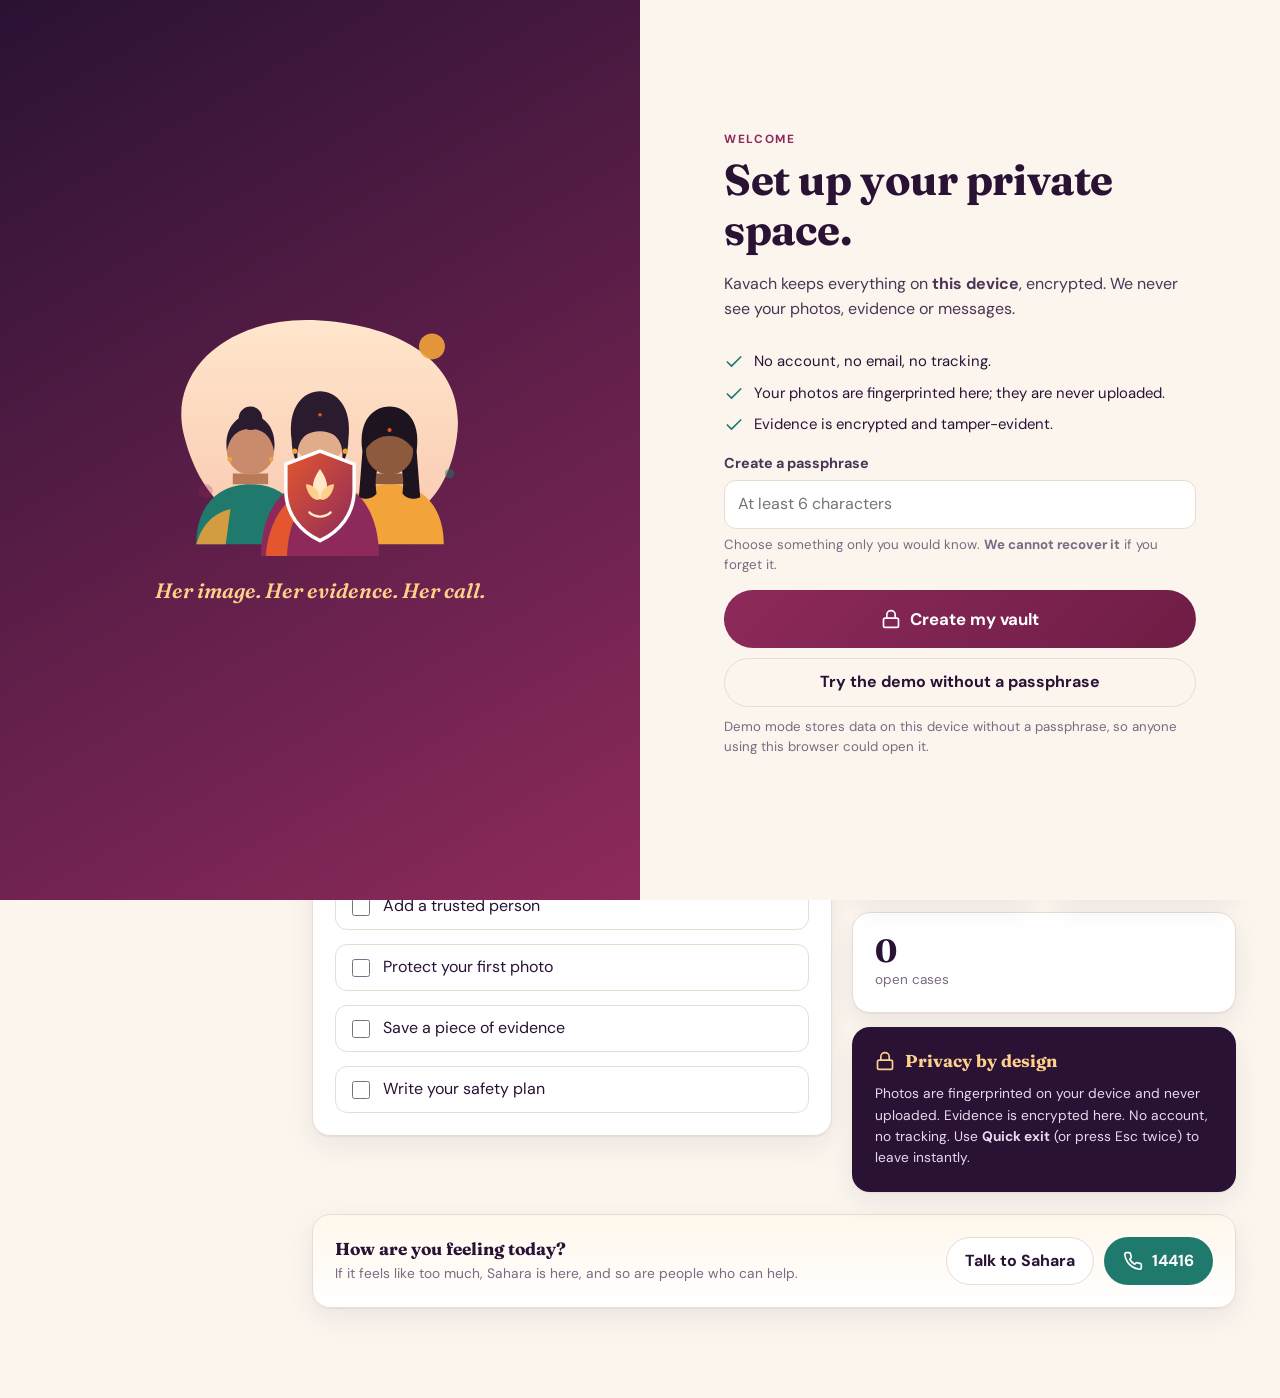
<file: index.html>
<!doctype html>
<html lang="en">
<head>
<meta charset="utf-8">
<meta name="viewport" content="width=device-width,initial-scale=1,viewport-fit=cover">
<title>Kavach — Her image. Her evidence. Her call.</title>
<meta name="description" content="Kavach protects women from online abuse: on-device image shield, tamper-evident evidence vault, guided complaints and 24x7 emotional support.">
<meta name="theme-color" content="#2A1235">
<link rel="manifest" href="manifest.json">
<link rel="icon" href="assets/logo.svg" type="image/svg+xml">
<link rel="preconnect" href="https://fonts.googleapis.com">
<link rel="preconnect" href="https://fonts.gstatic.com" crossorigin>
<link href="https://fonts.googleapis.com/css2?family=DM+Sans:wght@400;500;700&family=Fraunces:opsz,wght@9..144,600;9..144,700&display=swap" rel="stylesheet">
<link rel="stylesheet" href="css/styles.css">
</head>
<body>
<a class="skip" href="#view">Skip to content</a>
<aside class="side" id="side" aria-label="Main navigation"></aside>
<main id="view" tabindex="-1"></main>
<nav class="tabbar" id="tabbar" aria-label="Main navigation"></nav>
<button class="qexit" id="qexit" title="Leave instantly — or press Esc twice"></button>
<div id="gate"></div>
<div id="overlay"></div>
<div id="modal"></div>
<div class="toasts" id="toast" aria-live="polite"></div>

<script src="js/util.js"></script>
<script src="js/i18n.js"></script>
<script src="js/store.js"></script>
<script src="js/forensics.js"></script>
<script src="js/shield.js"></script>
<script src="js/vault.js"></script>
<script src="js/report.js"></script>
<script src="js/sahara.js"></script>
<script src="js/app.js"></script>
</body>
</html>
</file>
<file: css/styles.css>
/* Kavach design system — warm, calm, protective. Aubergine + marigold + coral on warm paper. */
:root{
  --bg:#FBF5EE; --bg2:#F4EAE0; --ink:#2A1235; --ink2:#4B3555; --muted:#7A6A82;
  --card:#FFFFFF; --line:#EADCCF;
  --brand:#8E2A5B; --brand-d:#6E1D45; --coral:#E4572E; --gold:#F2A33A;
  --safe:#1F7A6D; --safe-bg:#E3F3EF; --danger:#C5283D; --danger-bg:#FCE8EA; --warn:#9A5B00; --warn-bg:#FFF2DB; --info-bg:#EFE6F5;
  --r:18px; --r-sm:12px;
  --sh:0 1px 2px rgba(42,18,53,.06),0 10px 28px rgba(42,18,53,.07);
  --serif:'Fraunces',Georgia,'Times New Roman',serif;
  --sans:'DM Sans',system-ui,-apple-system,'Segoe UI',Roboto,sans-serif;
}
*{box-sizing:border-box}
html{scroll-behavior:smooth}
body{margin:0;background:var(--bg);color:var(--ink);font:16px/1.55 var(--sans);-webkit-font-smoothing:antialiased;display:grid;grid-template-columns:268px 1fr;min-height:100vh}
h1,h2,h3{font-family:var(--serif);font-weight:700;line-height:1.15;margin:0 0 .4em;letter-spacing:-.01em}
h1{font-size:clamp(1.9rem,3.4vw,2.7rem)} h2{font-size:1.45rem} h3{font-size:1.1rem}
p{margin:0 0 .8em} a{color:var(--brand)} svg.i{width:20px;height:20px;stroke:currentColor;fill:none;stroke-width:2;stroke-linecap:round;stroke-linejoin:round;flex:none}
button{font:inherit;color:inherit;cursor:pointer}
:focus-visible{outline:3px solid var(--gold);outline-offset:2px;border-radius:8px}
.skip{position:absolute;left:-999px}.skip:focus{left:12px;top:12px;background:#fff;padding:8px 12px;z-index:99}
.hidden{display:none!important}

/* sidebar */
.side{position:sticky;top:0;height:100vh;background:var(--ink);color:#F5E9F7;padding:22px 16px;display:flex;flex-direction:column;gap:6px;overflow:auto}
.brand{display:flex;align-items:center;gap:12px;padding:6px 10px 18px}
.brand img{width:42px;height:42px}
.brand b{font:700 1.5rem var(--serif);letter-spacing:.01em;display:block;line-height:1}
.brand small{display:block;color:#CDB5D6;font-size:.72rem;margin-top:4px;line-height:1.25}
.nav a{display:flex;align-items:center;gap:12px;padding:11px 12px;border-radius:12px;color:#E9D8EE;text-decoration:none;font-weight:500}
.nav a:hover{background:rgba(255,255,255,.08)}
.nav a.on{background:linear-gradient(135deg,var(--coral),var(--brand));color:#fff;box-shadow:0 6px 16px rgba(0,0,0,.25)}
.nav a.sos{color:#FFB4A2}.nav a.sos.on{color:#fff}
.side-foot{margin-top:auto;display:grid;gap:8px;padding-top:14px;border-top:1px solid rgba(255,255,255,.12)}
.seg{display:flex;background:rgba(255,255,255,.1);border-radius:10px;padding:3px}
.seg button{flex:1;border:0;background:none;color:#E9D8EE;padding:6px;border-radius:8px;font-weight:600}
.seg button.on{background:#fff;color:var(--ink)}
.side-btn{display:flex;align-items:center;gap:10px;background:rgba(255,255,255,.08);border:0;color:#E9D8EE;padding:10px 12px;border-radius:10px;text-align:left}
.side-btn:hover{background:rgba(255,255,255,.15)}
.disguise .brand b{font-family:var(--sans)}

/* main */
main{padding:34px 44px 90px;min-width:0;outline:0}
.page{max-width:1080px;margin:0 auto;animation:rise .35s ease both}
@keyframes rise{from{opacity:0;transform:translateY(8px)}to{opacity:1;transform:none}}
.page-head{margin-bottom:26px}
.eyebrow{font:700 .74rem var(--sans);letter-spacing:.14em;text-transform:uppercase;color:var(--brand);margin-bottom:8px}
.lead{font-size:1.1rem;color:var(--ink2);max-width:62ch}
.muted{color:var(--muted)}.small{font-size:.86rem}.center{text-align:center}
.mono{font-family:ui-monospace,SFMono-Regular,Menlo,monospace;font-size:.82rem;word-break:break-all}
.grid{display:grid;gap:18px}.g2{grid-template-columns:repeat(2,minmax(0,1fr))}.g3{grid-template-columns:repeat(3,minmax(0,1fr))}.g4{grid-template-columns:repeat(4,minmax(0,1fr))}
.split{display:grid;grid-template-columns:minmax(0,1.15fr) minmax(0,.85fr);gap:20px;align-items:start}
.stack>*+*{margin-top:14px}.row{display:flex;gap:10px;align-items:center;flex-wrap:wrap}.spread{display:flex;justify-content:space-between;align-items:center;gap:12px;flex-wrap:wrap}

/* cards */
.card{background:var(--card);border:1px solid var(--line);border-radius:var(--r);padding:22px;box-shadow:var(--sh)}
.card.tint{background:linear-gradient(180deg,#FFF7EC,#FFF)}
.card.danger{background:var(--danger-bg);border-color:#F3C3C9}
.card.safe{background:var(--safe-bg);border-color:#BFE3DB}
.card.warn{background:var(--warn-bg);border-color:#F2DAA8}
.card.dark{background:var(--ink);color:#F5E9F7;border-color:transparent}
.card.dark .muted{color:#CDB5D6}
.card-title{display:flex;align-items:center;gap:10px;font:700 1.08rem var(--serif);margin-bottom:12px}
.card-title .ic{width:34px;height:34px;border-radius:10px;display:grid;place-items:center;background:var(--info-bg);color:var(--brand)}
.card-title .ic.coral{background:#FFE5DB;color:var(--coral)}.card-title .ic.safe{background:var(--safe-bg);color:var(--safe)}.card-title .ic.gold{background:var(--warn-bg);color:var(--warn)}
a.card.link{text-decoration:none;color:inherit;display:block;transition:transform .15s,box-shadow .15s}
a.card.link:hover{transform:translateY(-2px);box-shadow:0 2px 4px rgba(42,18,53,.06),0 16px 36px rgba(42,18,53,.12)}

/* buttons */
.btn{display:inline-flex;align-items:center;justify-content:center;gap:9px;border:1.5px solid var(--line);background:#fff;color:var(--ink);padding:11px 18px;border-radius:999px;font-weight:700;text-decoration:none;transition:transform .12s,box-shadow .12s,background .12s}
.btn:hover{transform:translateY(-1px);box-shadow:0 6px 16px rgba(42,18,53,.12)}
.btn.primary{background:linear-gradient(135deg,var(--brand),var(--brand-d));color:#fff;border-color:transparent}
.btn.coral{background:linear-gradient(135deg,var(--coral),#C93E1C);color:#fff;border-color:transparent}
.btn.safe{background:var(--safe);color:#fff;border-color:transparent}
.btn.danger{background:var(--danger);color:#fff;border-color:transparent}
.btn.ghost{background:transparent}
.btn.sm{padding:7px 13px;font-size:.88rem}.btn.lg{padding:15px 26px;font-size:1.05rem}.btn.block{display:flex;width:100%}
.btn[disabled]{opacity:.5;pointer-events:none}

/* forms */
.field{display:grid;gap:6px;margin-bottom:14px}
.field>label,.lbl{font-weight:700;font-size:.9rem;color:var(--ink2)}
input[type=text],input[type=password],input[type=tel],input[type=datetime-local],select,textarea{width:100%;font:inherit;padding:11px 13px;border:1.5px solid var(--line);border-radius:var(--r-sm);background:#fff;color:var(--ink)}
textarea{min-height:104px;resize:vertical}
input:focus,select:focus,textarea:focus{outline:none;border-color:var(--brand);box-shadow:0 0 0 4px rgba(142,42,91,.12)}
.hint{font-size:.83rem;color:var(--muted)}
.chk{display:flex;gap:10px;align-items:flex-start;padding:10px 12px;border:1.5px solid var(--line);border-radius:var(--r-sm);background:#fff;cursor:pointer}
.chk input{margin-top:4px;accent-color:var(--brand);width:18px;height:18px}
.chk:has(input:checked){border-color:var(--safe);background:var(--safe-bg)}
.chk.done span{text-decoration:line-through;color:var(--muted)}

/* chips, badges, progress */
.chip{display:inline-flex;align-items:center;gap:6px;padding:4px 11px;border-radius:999px;font-size:.78rem;font-weight:700;background:var(--info-bg);color:var(--brand)}
.chip.safe{background:var(--safe-bg);color:var(--safe)}.chip.warn{background:var(--warn-bg);color:var(--warn)}.chip.danger{background:var(--danger-bg);color:var(--danger)}.chip.gray{background:#EFE9E3;color:var(--ink2)}
.progress{height:8px;background:var(--bg2);border-radius:999px;overflow:hidden}.progress i{display:block;height:100%;background:linear-gradient(90deg,var(--coral),var(--brand));border-radius:inherit}
.stat{display:flex;flex-direction:column;gap:2px}.stat b{font:700 2rem var(--serif);line-height:1}.stat span{color:var(--muted);font-size:.85rem}
.ring{position:relative;width:104px;height:104px;flex:none}.ring svg{transform:rotate(-90deg)}.ring b{position:absolute;inset:0;display:grid;place-items:center;font:700 1.4rem var(--serif)}

/* tabs */
.tabs{display:flex;gap:6px;background:var(--bg2);padding:5px;border-radius:999px;margin-bottom:20px;overflow:auto;width:fit-content;max-width:100%}
.tab{border:0;background:none;padding:9px 16px;border-radius:999px;font-weight:700;color:var(--ink2);white-space:nowrap}
.tab.on{background:#fff;color:var(--brand);box-shadow:0 2px 8px rgba(42,18,53,.1)}

/* hero */
.hero{display:grid;grid-template-columns:1.1fr .9fr;gap:24px;align-items:center;background:linear-gradient(135deg,#2A1235,#5A1F4B 60%,#8E2A5B);color:#fff;border-radius:28px;padding:40px 44px;overflow:hidden;position:relative;margin-bottom:24px}
.hero h1{color:#fff;font-size:clamp(2rem,4vw,3.1rem)}
.hero p{color:#EBD9EF;font-size:1.08rem;max-width:48ch}
.hero .tag{font:600 1.05rem var(--serif);font-style:italic;color:#FFD08A;margin-bottom:18px}
.hero img{width:100%;height:auto;filter:drop-shadow(0 18px 30px rgba(0,0,0,.28))}
.quick{display:grid;grid-template-columns:repeat(4,1fr);gap:14px;margin-bottom:22px}
.quick .card{padding:18px}.quick h3{margin:10px 0 4px}.quick p{margin:0;color:var(--muted);font-size:.9rem}
.qi{width:44px;height:44px;border-radius:14px;display:grid;place-items:center}
.qi.a{background:#FFE5DB;color:var(--coral)}.qi.b{background:var(--info-bg);color:var(--brand)}.qi.c{background:var(--safe-bg);color:var(--safe)}.qi.d{background:var(--warn-bg);color:var(--warn)}

/* steps / timeline */
.steps{counter-reset:s;display:grid;gap:12px}
.step{display:grid;grid-template-columns:40px 1fr;gap:14px;align-items:start;padding:14px 16px;border:1.5px solid var(--line);border-radius:var(--r-sm);background:#fff}
.step::before{counter-increment:s;content:counter(s);width:36px;height:36px;border-radius:50%;background:var(--ink);color:#fff;display:grid;place-items:center;font-weight:700}
.step h3{margin:0 0 2px;font-family:var(--sans);font-size:1rem}.step p{margin:0;color:var(--muted);font-size:.92rem}
.tl{position:relative;padding-left:26px;display:grid;gap:14px}.tl::before{content:"";position:absolute;left:8px;top:6px;bottom:6px;width:2px;background:var(--line)}
.tl>.node{position:relative}.tl>.node::before{content:"";position:absolute;left:-24px;top:22px;width:12px;height:12px;border-radius:50%;background:var(--brand);box-shadow:0 0 0 4px var(--bg)}
.pipe{display:flex;gap:8px;align-items:center;flex-wrap:wrap;margin:10px 0}.pipe .p{padding:7px 12px;border-radius:999px;background:var(--bg2);font-weight:700;font-size:.83rem}.pipe .p.on{background:var(--ink);color:#fff}.pipe .ar{color:var(--muted)}

/* dropzone, fingerprints */
.drop{display:grid;place-items:center;gap:6px;text-align:center;border:2px dashed #D7BFCB;border-radius:var(--r);padding:30px 18px;background:#FFFAF4;cursor:pointer;transition:.15s}
.drop:hover,.drop.over{border-color:var(--brand);background:#FFF1F5}
.drop svg.i{width:30px;height:30px;color:var(--brand)}
.thumb{width:100%;aspect-ratio:1/1;object-fit:cover;border-radius:12px;background:var(--bg2);display:block}
.thumbs{display:grid;grid-template-columns:repeat(auto-fill,minmax(110px,1fr));gap:10px}
.bits{display:grid;grid-template-columns:repeat(8,1fr);gap:2px;width:112px;flex:none}.bits i{aspect-ratio:1;border-radius:2px;background:#EADCCF}.bits i.on{background:var(--brand)}
.verdict{padding:16px 18px;border-radius:var(--r-sm);font-weight:700;display:flex;gap:12px;align-items:center}
.verdict.block{background:var(--danger-bg);color:var(--danger)}.verdict.review{background:var(--warn-bg);color:var(--warn)}.verdict.allow{background:var(--safe-bg);color:var(--safe)}
.mock{border:1px solid var(--line);border-radius:22px;overflow:hidden;background:#fff;box-shadow:var(--sh)}
.mock-top{display:flex;align-items:center;gap:10px;padding:12px 16px;background:linear-gradient(135deg,#3C6EE0,#7A4BD8);color:#fff;font-weight:700}
.mock-body{padding:16px;display:grid;gap:12px}
.variant{border:1.5px solid var(--line);border-radius:12px;padding:6px;background:#fff;text-align:center;font-size:.76rem;font-weight:700}
.variant canvas,.variant img{width:100%;aspect-ratio:1;object-fit:cover;border-radius:8px;display:block;margin-bottom:5px}
.variant:hover{border-color:var(--brand)}

/* table-ish */
.kv{display:grid;grid-template-columns:150px 1fr;gap:6px 14px;font-size:.92rem}.kv dt{color:var(--muted);font-weight:700}.kv dd{margin:0;word-break:break-word}
.entry{background:#fff;border:1px solid var(--line);border-radius:var(--r-sm);padding:16px}
.code{background:#1D0F26;color:#F2E3F6;border-radius:12px;padding:14px;overflow:auto;font:.8rem/1.5 ui-monospace,Menlo,monospace;white-space:pre-wrap;word-break:break-word}
.letter{background:#fff;border:1px solid var(--line);border-radius:12px;padding:22px;font:.95rem/1.7 Georgia,serif;white-space:pre-wrap;max-height:520px;overflow:auto}
mark{background:#FFE29A;border-radius:4px;padding:0 3px}

/* helplines */
.hl{display:flex;align-items:center;gap:14px;justify-content:space-between;padding:14px 16px;border:1.5px solid var(--line);border-radius:var(--r-sm);background:#fff}
.hl>div>b{font:700 1.5rem var(--serif);display:block;line-height:1.1}.hl span{font-size:.85rem;color:var(--muted);display:block;margin-top:2px}.hl span b{font:700 .9rem var(--sans);color:var(--ink);display:inline}.hl.red{border-color:#F3C3C9;background:var(--danger-bg)}

/* chat */
.chat{display:flex;flex-direction:column;height:min(640px,76vh)}
.chat-head{display:flex;align-items:center;gap:12px;padding-bottom:14px;border-bottom:1px solid var(--line)}
.chat-head img{width:46px;height:46px;border-radius:50%}
.chat-log{flex:1;overflow:auto;padding:16px 4px;display:flex;flex-direction:column;gap:10px}
.msg{max-width:84%;padding:11px 15px;border-radius:18px;white-space:pre-wrap;animation:rise .25s ease both}
.msg.bot{background:#F6EEF8;border-bottom-left-radius:6px;align-self:flex-start}.msg.user{background:var(--ink);color:#fff;border-bottom-right-radius:6px;align-self:flex-end}
.quick-r{display:flex;gap:8px;flex-wrap:wrap;margin:2px 0 4px}.quick-r button{border:1.5px solid var(--brand);color:var(--brand);background:#fff;padding:7px 14px;border-radius:999px;font-weight:700;font-size:.9rem}.quick-r button:hover{background:var(--brand);color:#fff}
.typing{display:flex;gap:4px;padding:14px 16px;background:#F6EEF8;border-radius:18px;align-self:flex-start}.typing i{width:7px;height:7px;border-radius:50%;background:var(--muted);animation:blink 1.1s infinite}.typing i:nth-child(2){animation-delay:.18s}.typing i:nth-child(3){animation-delay:.36s}
@keyframes blink{0%,80%,100%{opacity:.25}40%{opacity:1}}
.chat-in{display:flex;gap:8px;padding-top:12px;border-top:1px solid var(--line)}.chat-in input{flex:1}
.crisis-bar{display:flex;align-items:center;gap:12px;flex-wrap:wrap;background:var(--danger-bg);border:1px solid #F3C3C9;color:var(--danger);padding:10px 14px;border-radius:var(--r-sm);font-weight:700;margin-bottom:16px}
.breath{display:grid;place-items:center;padding:20px}.breath .orb{width:150px;height:150px;border-radius:50%;background:radial-gradient(circle at 35% 30%,#FFD9C2,var(--coral) 70%);display:grid;place-items:center;color:#fff;font-weight:700;transition:transform 4s ease-in-out;box-shadow:0 0 0 14px rgba(228,87,46,.12)}
.breath .orb.in{transform:scale(1.35)}

/* overlays */
.scrim{position:fixed;inset:0;background:rgba(42,18,53,.55);backdrop-filter:blur(3px);display:grid;place-items:center;padding:18px;z-index:60}
.dialog{background:#fff;border-radius:22px;padding:26px;max-width:640px;width:100%;max-height:90vh;overflow:auto;box-shadow:0 30px 80px rgba(0,0,0,.35)}
.esc{position:fixed;inset:0;z-index:80;background:linear-gradient(160deg,#2A1235,#5A1F4B);color:#fff;overflow:auto;padding:28px}
.esc-in{max-width:760px;margin:0 auto;display:grid;gap:16px}
.esc h1{color:#fff}.esc .card{color:var(--ink)}
.big-count{font:700 4rem var(--serif);line-height:1;color:#FFD08A}
.log{display:grid;gap:6px;font-size:.88rem}.log div{padding:8px 12px;border-radius:10px;background:var(--bg2)}.log div.ok{background:var(--safe-bg)}.log div.sim{background:var(--warn-bg)}
.simbanner{background:var(--warn-bg);border:2px dashed var(--gold);color:var(--warn);padding:10px 14px;border-radius:12px;font-weight:700}
.toasts{position:fixed;bottom:84px;left:50%;transform:translateX(-50%);display:grid;gap:8px;z-index:99;pointer-events:none}
.toast{background:var(--ink);color:#fff;padding:11px 18px;border-radius:999px;font-weight:600;box-shadow:0 10px 30px rgba(0,0,0,.3);animation:rise .25s both}.toast.out{opacity:0;transition:.4s}.toast.warn{background:var(--danger)}
.qexit{position:fixed;top:14px;right:14px;z-index:70;display:flex;gap:8px;align-items:center;background:#fff;border:1.5px solid var(--line);padding:8px 14px;border-radius:999px;font-weight:700;color:var(--ink2);box-shadow:var(--sh)}
.qexit:hover{background:var(--danger);color:#fff;border-color:var(--danger)}

/* lock/onboarding */
.gate{position:fixed;inset:0;z-index:90;background:var(--bg);display:grid;grid-template-columns:1fr 1fr;overflow:auto}
.gate-art{background:linear-gradient(150deg,#2A1235,#8E2A5B);display:grid;place-items:center;padding:36px;color:#fff;text-align:center}
.gate-art img{max-width:480px;width:100%}.gate-art .tag{font:italic 600 1.3rem var(--serif);color:#FFD08A;margin-top:14px}
.gate-form{display:grid;align-content:center;padding:44px;max-width:560px;margin:0 auto;width:100%}
.promise{display:grid;gap:8px;margin:16px 0;padding:0;list-style:none}.promise li{display:flex;gap:10px;align-items:flex-start;font-size:.93rem}.promise svg{color:var(--safe);margin-top:2px}

/* tabbar */
.tabbar{display:none}
@media(max-width:900px){
  body{grid-template-columns:1fr}.side{display:none}
  main{padding:20px 16px 110px}
  .tabbar{display:grid;grid-template-columns:repeat(6,1fr);position:fixed;bottom:0;left:0;right:0;background:#fff;border-top:1px solid var(--line);padding:6px 4px calc(6px + env(safe-area-inset-bottom));z-index:50}
  .tabbar a,.tabbar button{display:grid;justify-items:center;gap:2px;font-size:.66rem;font-weight:700;color:var(--muted);text-decoration:none;background:none;border:0;padding:4px 0}
  .tabbar .on{color:var(--brand)}.tabbar .sos{color:var(--danger)}
  .hero{grid-template-columns:1fr;padding:26px}.hero img{max-width:340px;margin:auto}
  .quick,.g4{grid-template-columns:repeat(2,1fr)}.g3,.g2,.split{grid-template-columns:1fr}
  .gate{grid-template-columns:1fr}.gate-art{padding:20px}.gate-art img{max-width:260px}.gate-form{padding:24px}
  .qexit span{display:none}.qexit{padding:10px}
  .toasts{bottom:96px}
}
@media(prefers-reduced-motion:reduce){*{animation:none!important;transition:none!important}}
@media print{.side,.tabbar,.qexit{display:none}body{display:block}}
</file>
